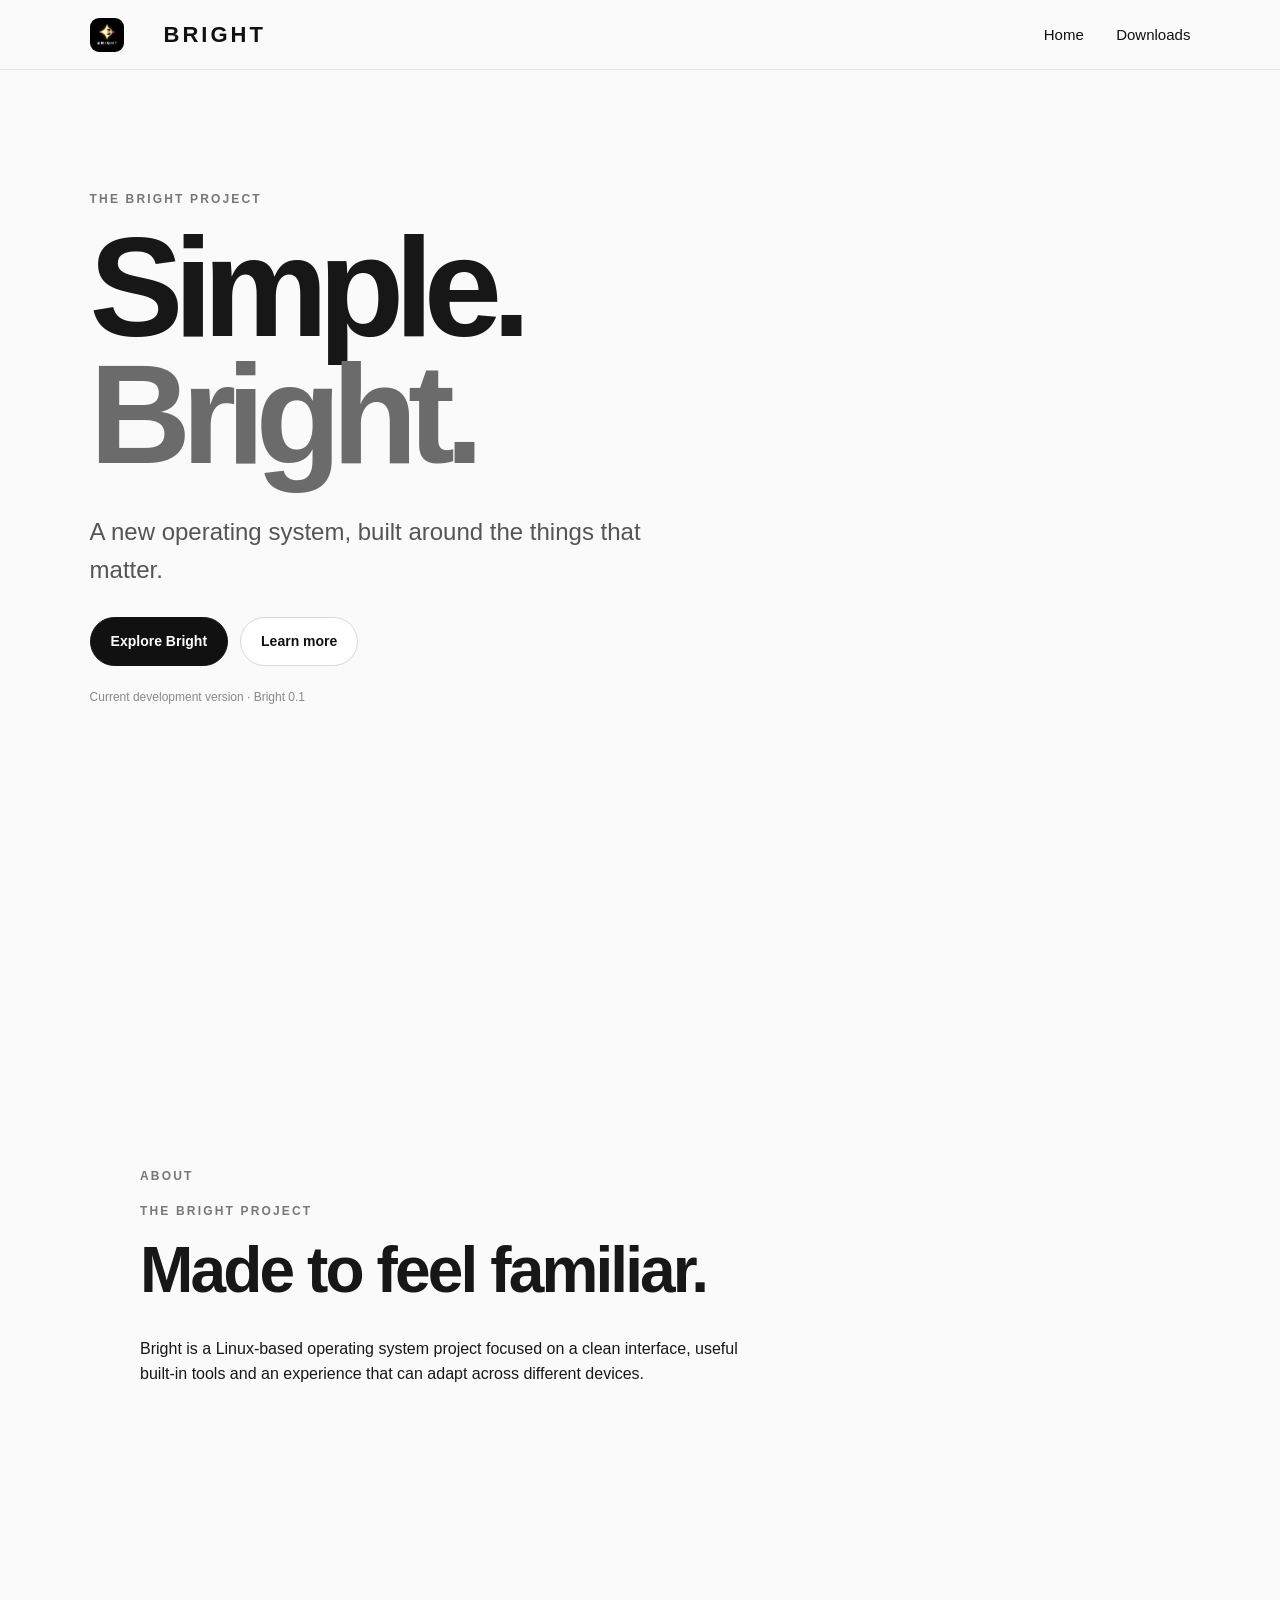
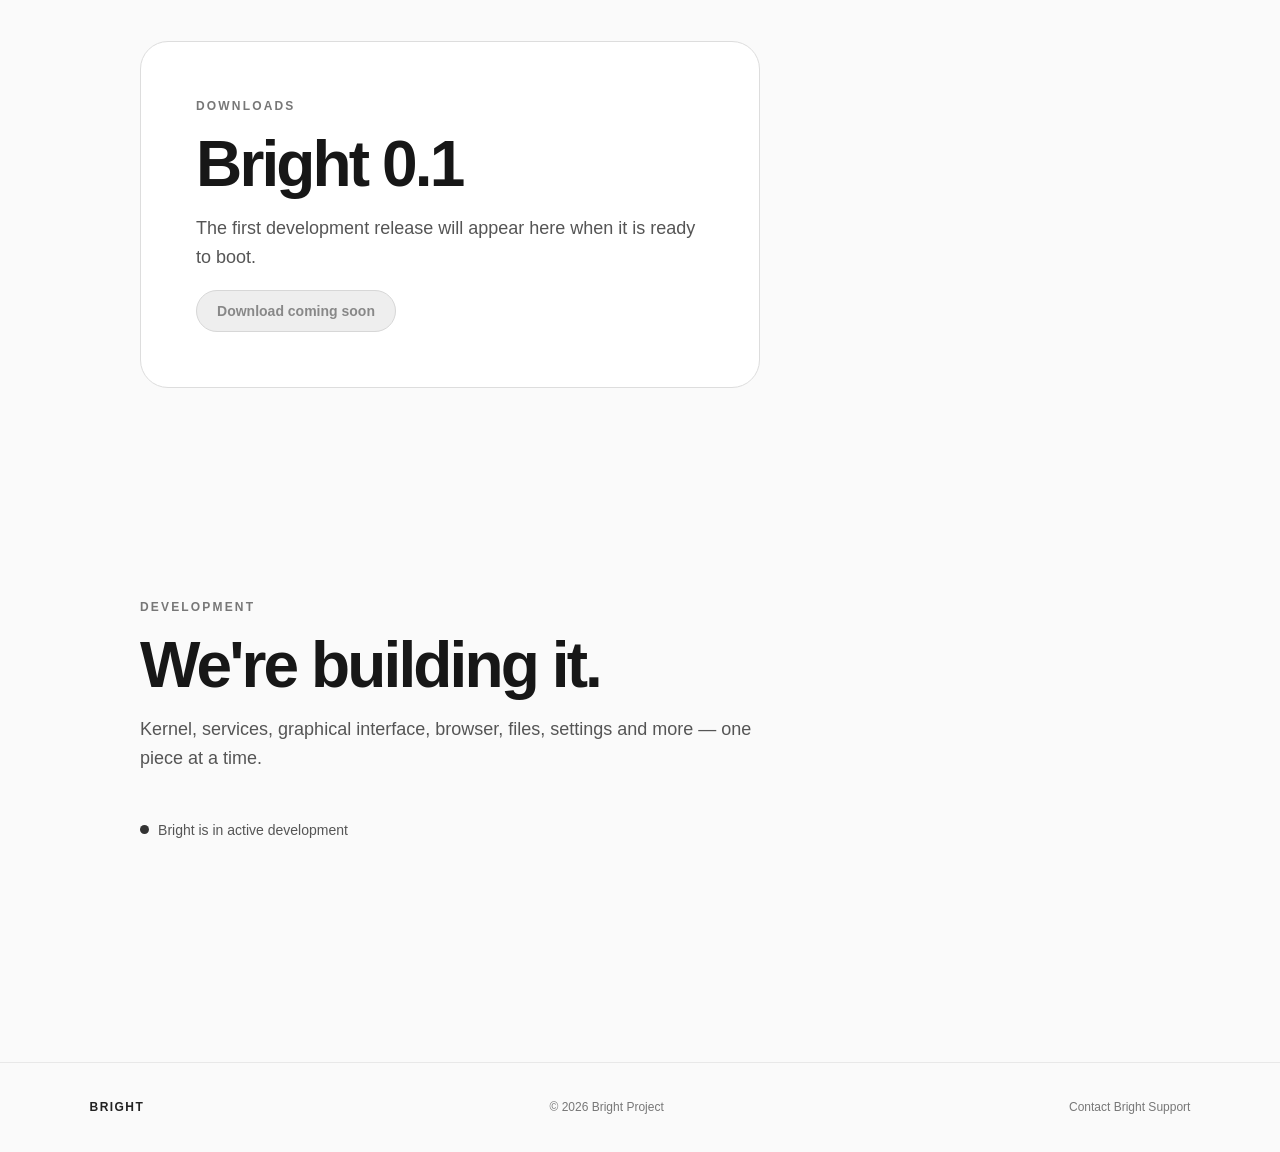
<file: index.html>
<!DOCTYPE html>
<html lang="en">
<head>
    <meta charset="UTF-8">
    <meta name="viewport" content="width=device-width, initial-scale=1.0">

    <title>Bright</title>
    <meta name="description" content="Bright — a new operating system.">
<link rel="icon" type="image/png" href="015AEF3D-8F09-4C1F-8FC1-590E9E096916.png">
<link rel="apple-touch-icon" href="015AEF3D-8F09-4C1F-8FC1-590E9E096916.png">
    <link rel="stylesheet" href="style.css">
</head>
    <style>
              nav {
            height: 70px;
            display: flex;
            align-items: center;
            justify-content: space-between;
            padding: 0 7%;
            border-bottom: 1px solid #e5e5e5;
            background: rgba(250, 250, 250, 0.95);
            position: sticky;
            top: 0;
            z-index: 10;
        }
        
                .logo {
            display: flex;
            align-items: center;
            gap: 12px;
            font-size: 22px;
            font-weight: 700;
            letter-spacing: 3px;
        }
        
           .logo img {
            width: 34px;
            height: 34px;
            border-radius: 9px;
        }
                nav a {
            color: #111;
            text-decoration: none;
            margin-left: 28px;
            font-size: 15px;
        }

    </style>

<body>

<nav>
 <div class="logo">
            <img src="015AEF3D-8F09-4C1F-8FC1-590E9E096916.png"
                 alt="Bright">
           <a href="#" class="logo">BRIGHT</a>
 </div>
    
<div>
            <a href="index.html">Home</a>
            <a href="downloads.html">Downloads</a>
</div>
</nav>


<main>
  <section class="hero">

        <p class="eyebrow">THE BRIGHT PROJECT</p>

        <h1>
            Simple.<br>
            <span>Bright.</span>
        </h1>

        <p class="subtitle">
            A new operating system, built around the things
            that matter.
        </p>

        <div class="buttons">
            <a href="#downloads" class="button primary">
                Explore Bright
            </a>

            <a href="#about" class="button secondary">
                Learn more
            </a>
        </div>

        <p class="version">
            Current development version · Bright 0.1
        </p>

    </section>


    <section id="about" class="section">

    <section class="hero">
        
      <p class="eyebrow">ABOUT</p>
        <p class="eyebrow">THE BRIGHT PROJECT</p>

        <h2>Made to feel familiar.</h2>

        <p>
            Bright is a Linux-based operating system project focused
            on a clean interface, useful built-in tools and an
            experience that can adapt across different devices.
        </p>

    </section>


    <section id="downloads" class="section download-card">

        <p class="eyebrow">DOWNLOADS</p>

        <h2>Bright 0.1</h2>

        <p>
            The first development release will appear here
            when it is ready to boot.
        </p>

        <button class="button disabled" disabled>
            Download coming soon
        </button>

    </section>


    <section id="development" class="section">

        <p class="eyebrow">DEVELOPMENT</p>

        <h2>We're building it.</h2>

        <p>
            Kernel, services, graphical interface, browser, files,
            settings and more — one piece at a time.
        </p>

        <div class="status">
            <span></span>
            Bright is in active development
        </div>

    </section>

</main>
<footer>

    <strong>BRIGHT</strong>

    <span>
        © 2026 Bright Project
    </span>


    <a href="https://mail.google.com/mail/?view=cm&fs=1&to=bright-dev@gmail.com">
    Contact Bright Support
</a></footer>

</body>
</html>
</file>
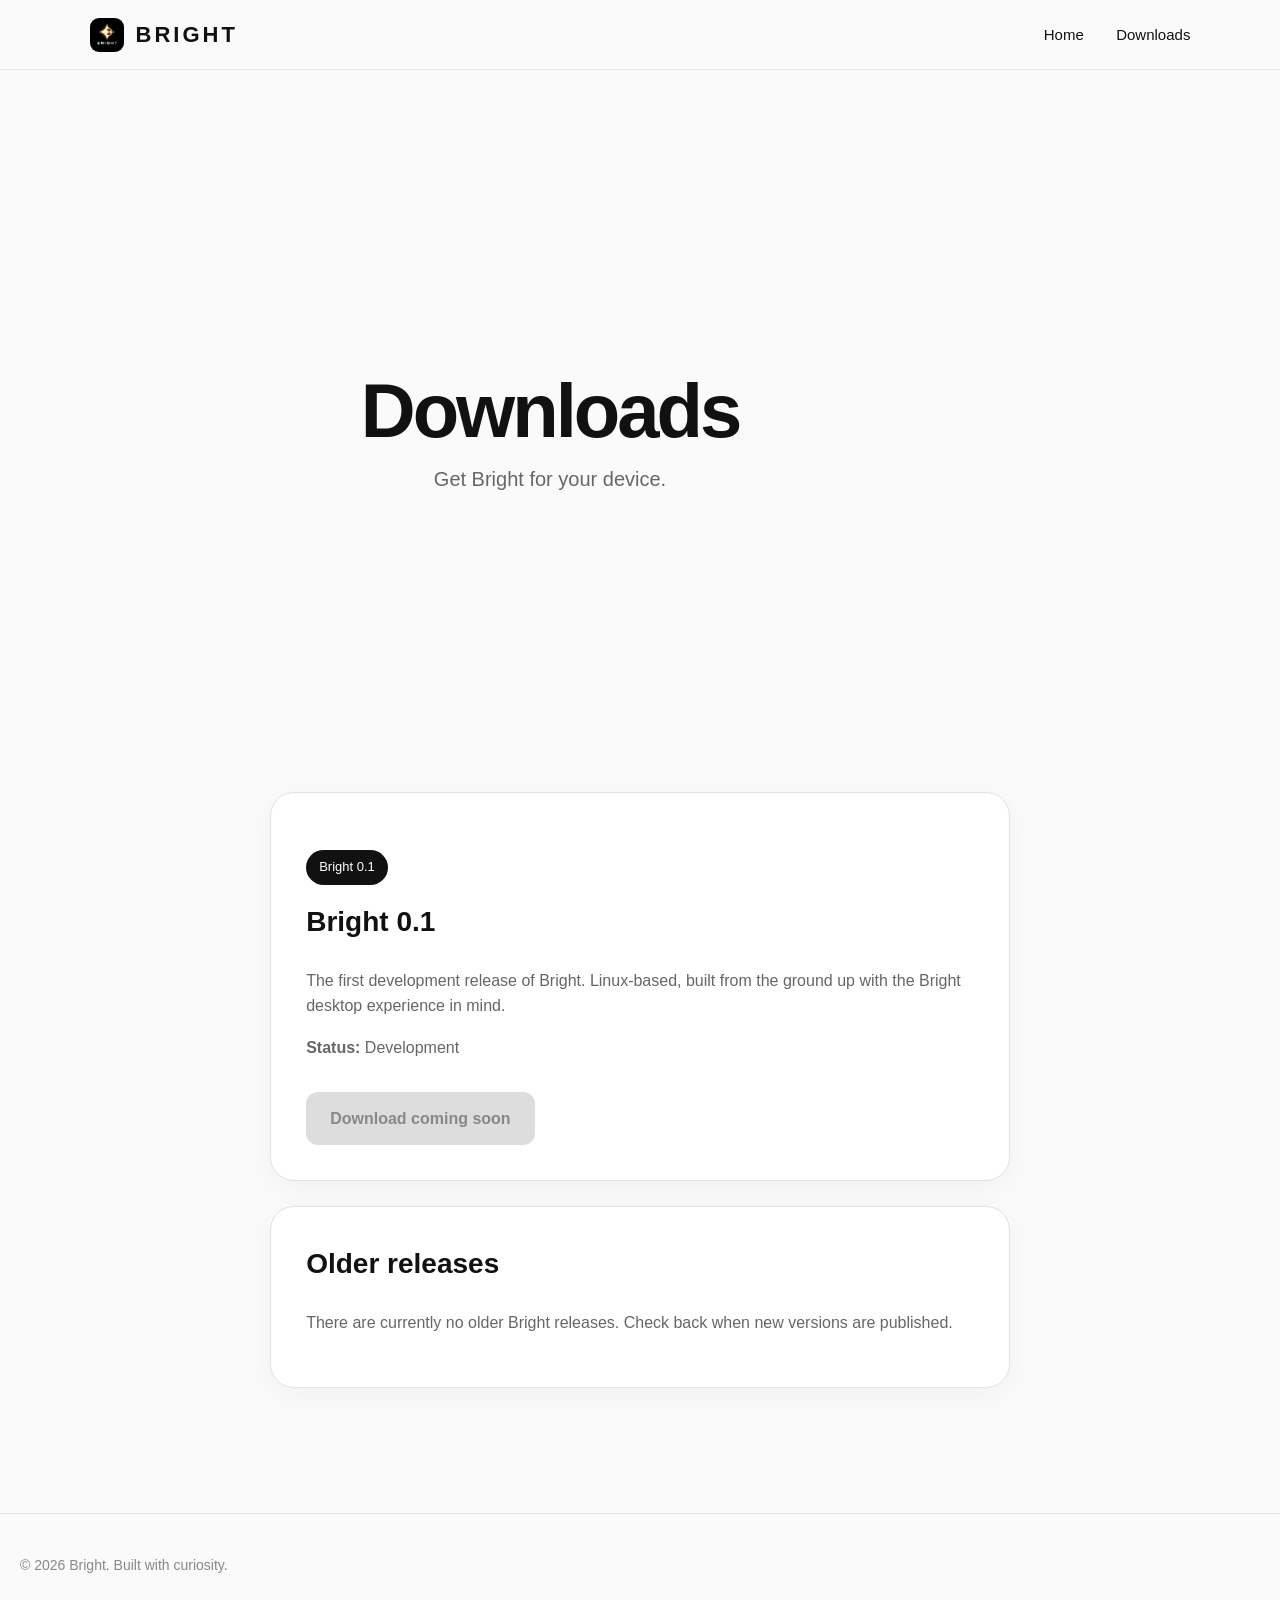
<file: downloads.html>
<!DOCTYPE html>
<html lang="en">
<head>
    <meta charset="UTF-8">
    <meta name="viewport" content="width=device-width, initial-scale=1.0">

    <title>Downloads — Bright</title>

    <link rel="icon" type="image/png"
        href="015AEF3D-8F09-4C1F-8FC1-590E9E096916.png">

    <link rel="apple-touch-icon"
        href="015AEF3D-8F09-4C1F-8FC1-590E9E096916.png">

    <link rel="stylesheet" href="style.css">

    <style>
        body {
            margin: 0;
            font-family: Arial, Helvetica, sans-serif;
            background: #fafafa;
            color: #111;
        }

        nav {
            height: 70px;
            display: flex;
            align-items: center;
            justify-content: space-between;
            padding: 0 7%;
            border-bottom: 1px solid #e5e5e5;
            background: rgba(250, 250, 250, 0.95);
            position: sticky;
            top: 0;
            z-index: 10;
        }

        .logo {
            display: flex;
            align-items: center;
            gap: 12px;
            font-size: 22px;
            font-weight: 700;
            letter-spacing: 3px;
        }

        .logo img {
            width: 34px;
            height: 34px;
            border-radius: 9px;
        }

        nav a {
            color: #111;
            text-decoration: none;
            margin-left: 28px;
            font-size: 15px;
        }

        nav a:hover {
            opacity: 0.55;
        }

        .hero {
            text-align: center;
            padding: 100px 20px 70px;
        }

        .hero h1 {
            font-size: clamp(42px, 8vw, 76px);
            margin: 0 0 18px;
            letter-spacing: -3px;
        }

        .hero p {
            font-size: 20px;
            color: #666;
            margin: 0;
        }

        .downloads {
            max-width: 900px;
            margin: auto;
            padding: 0 20px 100px;
        }

        .download-card {
            background: white;
            border: 1px solid #e2e2e2;
            border-radius: 24px;
            padding: 35px;
            margin-bottom: 25px;
            box-shadow: 0 8px 30px rgba(0,0,0,0.04);
        }

        .download-card h2 {
            margin-top: 0;
            font-size: 28px;
        }

        .version {
            display: inline-block;
            background: #111;
            color: white;
            padding: 7px 13px;
            border-radius: 999px;
            font-size: 13px;
            margin-bottom: 15px;
        }

        .download-card p {
            color: #666;
            line-height: 1.6;
        }

        .download-button {
            display: inline-block;
            margin-top: 15px;
            padding: 14px 24px;
            border-radius: 12px;
            background: #111;
            color: white;
            text-decoration: none;
            font-weight: 600;
            transition: 0.2s;
        }

        .download-button:hover {
            transform: translateY(-2px);
            opacity: 0.85;
        }

        .disabled {
            background: #ddd;
            color: #888;
            cursor: not-allowed;
        }

        footer {
            text-align: center;
            padding: 40px 20px;
            border-top: 1px solid #e5e5e5;
            color: #888;
            font-size: 14px;
        }

        @media (max-width: 600px) {
            nav {
                padding: 0 20px;
            }

            nav div:last-child a {
                margin-left: 12px;
            }

            .download-card {
                padding: 25px;
            }
        }
    </style>
</head>

<body>

    <nav>
        <div class="logo">
            <img src="015AEF3D-8F09-4C1F-8FC1-590E9E096916.png"
                 alt="Bright">
            BRIGHT
        </div>

        <div>
            <a href="index.html">Home</a>
            <a href="downloads.html">Downloads</a>
        </div>
    </nav>


    <section class="hero">
        <h1>Downloads</h1>
        <p>Get Bright for your device.</p>
    </section>


    <main class="downloads">

        <div class="download-card">

            <span class="version">Bright 0.1</span>

            <h2>Bright 0.1</h2>

            <p>
                The first development release of Bright.
                Linux-based, built from the ground up with the Bright
                desktop experience in mind.
            </p>

            <p>
                <strong>Status:</strong> Development
            </p>

            <a class="download-button disabled"
               href="#"
               onclick="return false;">
                Download coming soon
            </a>

        </div>


        <div class="download-card">

            <h2>Older releases</h2>

            <p>
                There are currently no older Bright releases.
                Check back when new versions are published.
            </p>

        </div>

    </main>


    <footer>
        © 2026 Bright. Built with curiosity.
    </footer>

</body>
</html>
</file>
<file: style.css>
* {
    box-sizing: border-box;
}

html {
    scroll-behavior: smooth;
}

body {
    margin: 0;
    background: #fafafa;
    color: #171717;

    font-family:
        Inter,
        -apple-system,
        BlinkMacSystemFont,
        "Segoe UI",
        sans-serif;

    line-height: 1.6;
}


/* ============================= */
/* NAVIGATION */
/* ============================= */

.navbar {
    height: 72px;

    padding: 0 7%;

    display: flex;
    align-items: center;
    justify-content: space-between;

    border-bottom: 1px solid #e8e8e8;

    background: rgba(250, 250, 250, 0.92);

    position: sticky;
    top: 0;

    backdrop-filter: blur(12px);

    z-index: 10;
}


.logo {
    color: #111;

    text-decoration: none;

    font-size: 20px;
    font-weight: 800;

    letter-spacing: 0.16em;
}


nav {
    display: flex;
    gap: 28px;
}


nav a {
    color: #555;

    text-decoration: none;

    font-size: 14px;

    transition: 0.2s;
}


nav a:hover {
    color: #111;
}


/* ============================= */
/* HERO */
/* ============================= */

.hero {
    min-height: 78vh;

    max-width: 1100px;

    padding:
        120px
        7%
        90px;

    display: flex;
    flex-direction: column;
    justify-content: center;
}


.eyebrow {
    margin: 0 0 16px;

    color: #777;

    font-size: 12px;
    font-weight: 750;

    letter-spacing: 0.18em;
}


h1 {
    margin: 0;

    font-size: clamp(64px, 11vw, 150px);

    line-height: 0.9;

    letter-spacing: -0.07em;

    font-weight: 800;
}


h1 span {
    color: #6b6b6b;
}


.subtitle {
    max-width: 620px;

    margin:
        34px
        0
        28px;

    color: #555;

    font-size:
        clamp(18px, 2.2vw, 24px);
}


/* ============================= */
/* BUTTONS */
/* ============================= */

.buttons {
    display: flex;

    gap: 12px;

    flex-wrap: wrap;
}


.button {
    display: inline-block;

    padding:
        12px
        20px;

    border-radius: 999px;

    border: 1px solid #d7d7d7;

    font-size: 14px;

    font-weight: 650;

    text-decoration: none;

    cursor: pointer;
}


.primary {
    background: #111;

    color: white;

    border-color: #111;
}


.secondary {
    background: white;

    color: #111;
}


.disabled {
    background: #eee;

    color: #888;

    cursor: not-allowed;
}


.version {
    margin-top: 22px;

    color: #888;

    font-size: 12px;
}


/* ============================= */
/* SECTIONS */
/* ============================= */

.section {
    max-width: 900px;

    padding:
        110px
        7%;
}


.section h2 {
    margin: 0 0 18px;

    font-size:
        clamp(36px, 5vw, 64px);

    line-height: 1;

    letter-spacing: -0.045em;
}


.section > p:not(.eyebrow) {
    max-width: 650px;

    color: #555;

    font-size: 18px;
}


/* ============================= */
/* DOWNLOAD CARD */
/* ============================= */

.download-card {
    margin:
        20px
        7%
        100px;

    padding: 55px;

    max-width: 900px;

    background: white;

    border: 1px solid #ddd;

    border-radius: 28px;
}


/* ============================= */
/* DEVELOPMENT STATUS */
/* ============================= */

.status {
    margin-top: 28px;

    display: inline-flex;

    align-items: center;

    gap: 9px;

    color: #555;

    font-size: 14px;
}


.status span {
    width: 9px;
    height: 9px;

    border-radius: 50%;

    background: #333;
}


/* ============================= */
/* FOOTER */
/* ============================= */

footer {
    padding:
        35px
        7%;

    border-top: 1px solid #e8e8e8;

    display: flex;

    justify-content: space-between;

    color: #777;

    font-size: 12px;
}


footer strong {
    color: #222;

    letter-spacing: 0.12em;
}
footer a {

    color: #777;

    text-decoration: none;

    font-size: 12px;
}
/* ============================= */
/* MOBILE */
/* ============================= */

@media (max-width: 650px) {

    nav {
        display: none;
    }

    .hero {
        padding-top: 90px;
    }

    .download-card {
        margin-left: 5%;
        margin-right: 5%;

        padding:
            35px
            25px;
    }

    footer {
        flex-direction: column;

        gap: 8px;
    }
}
</file>
